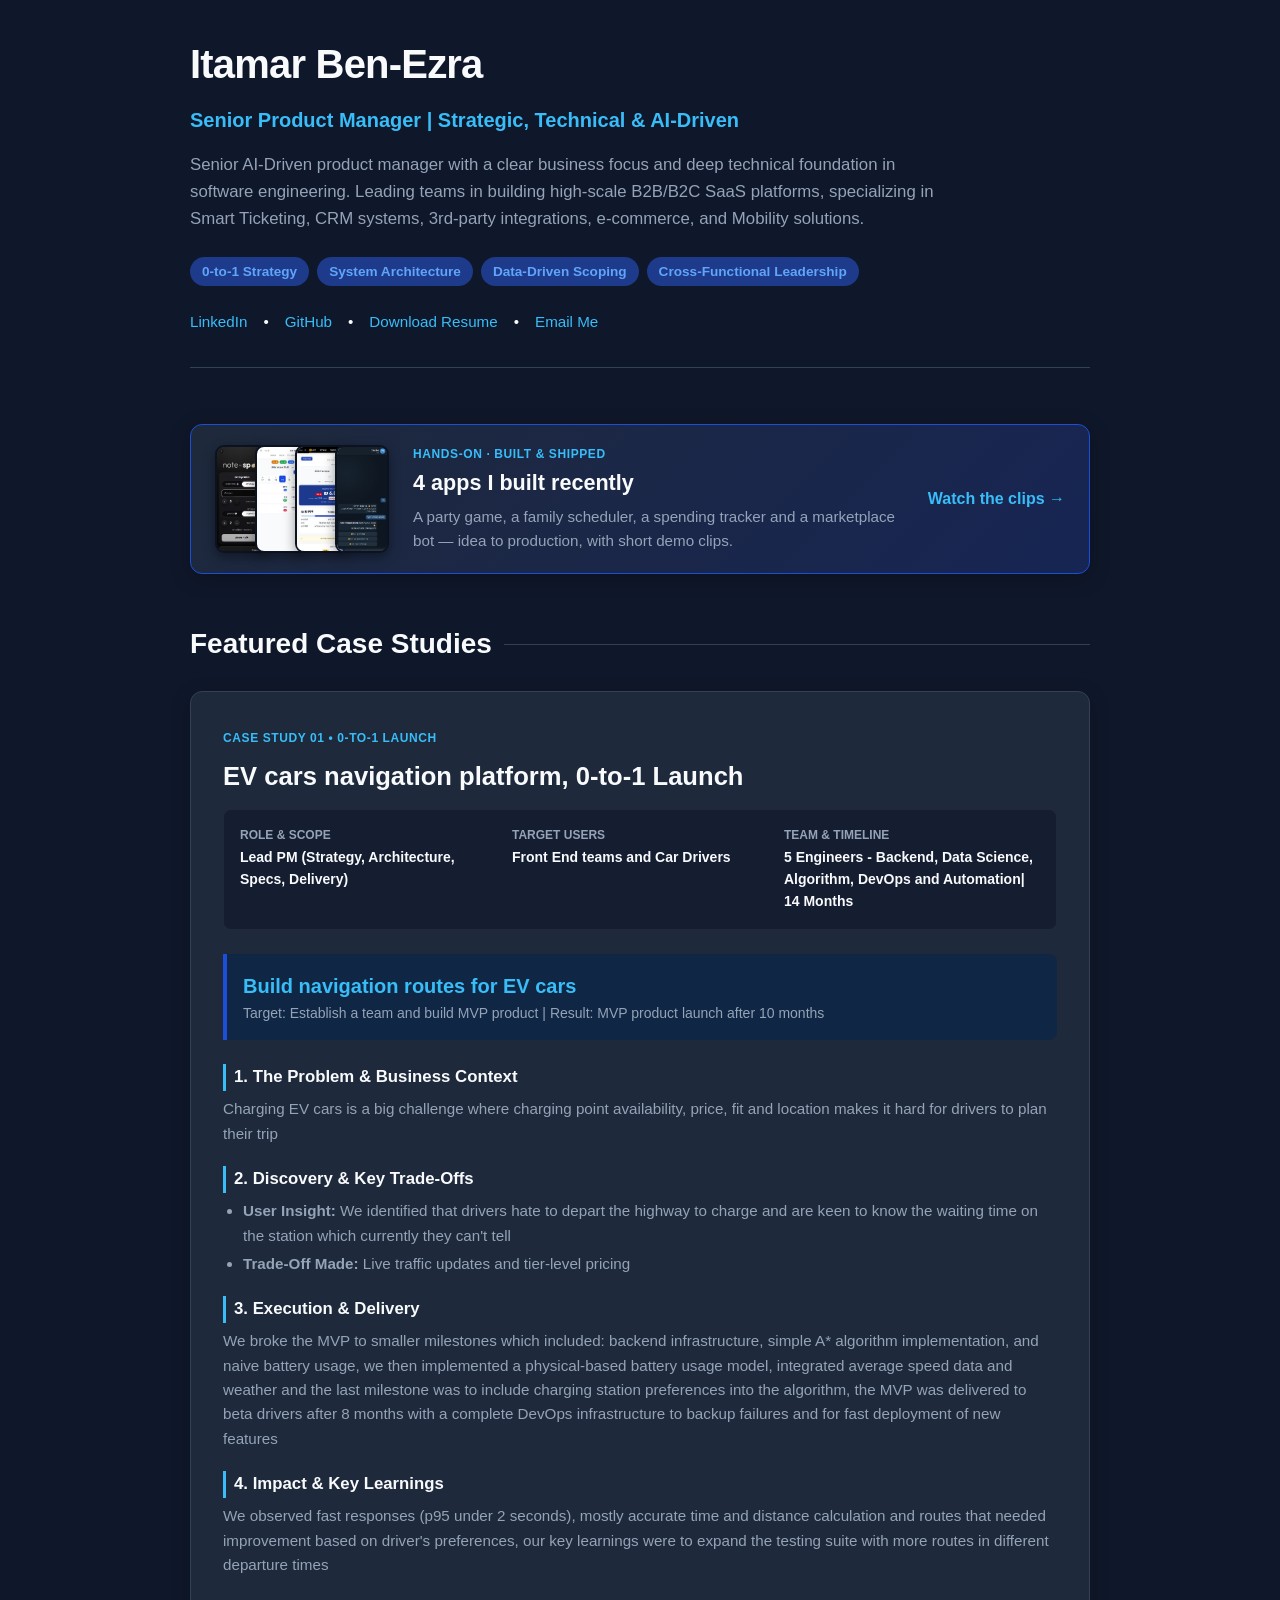
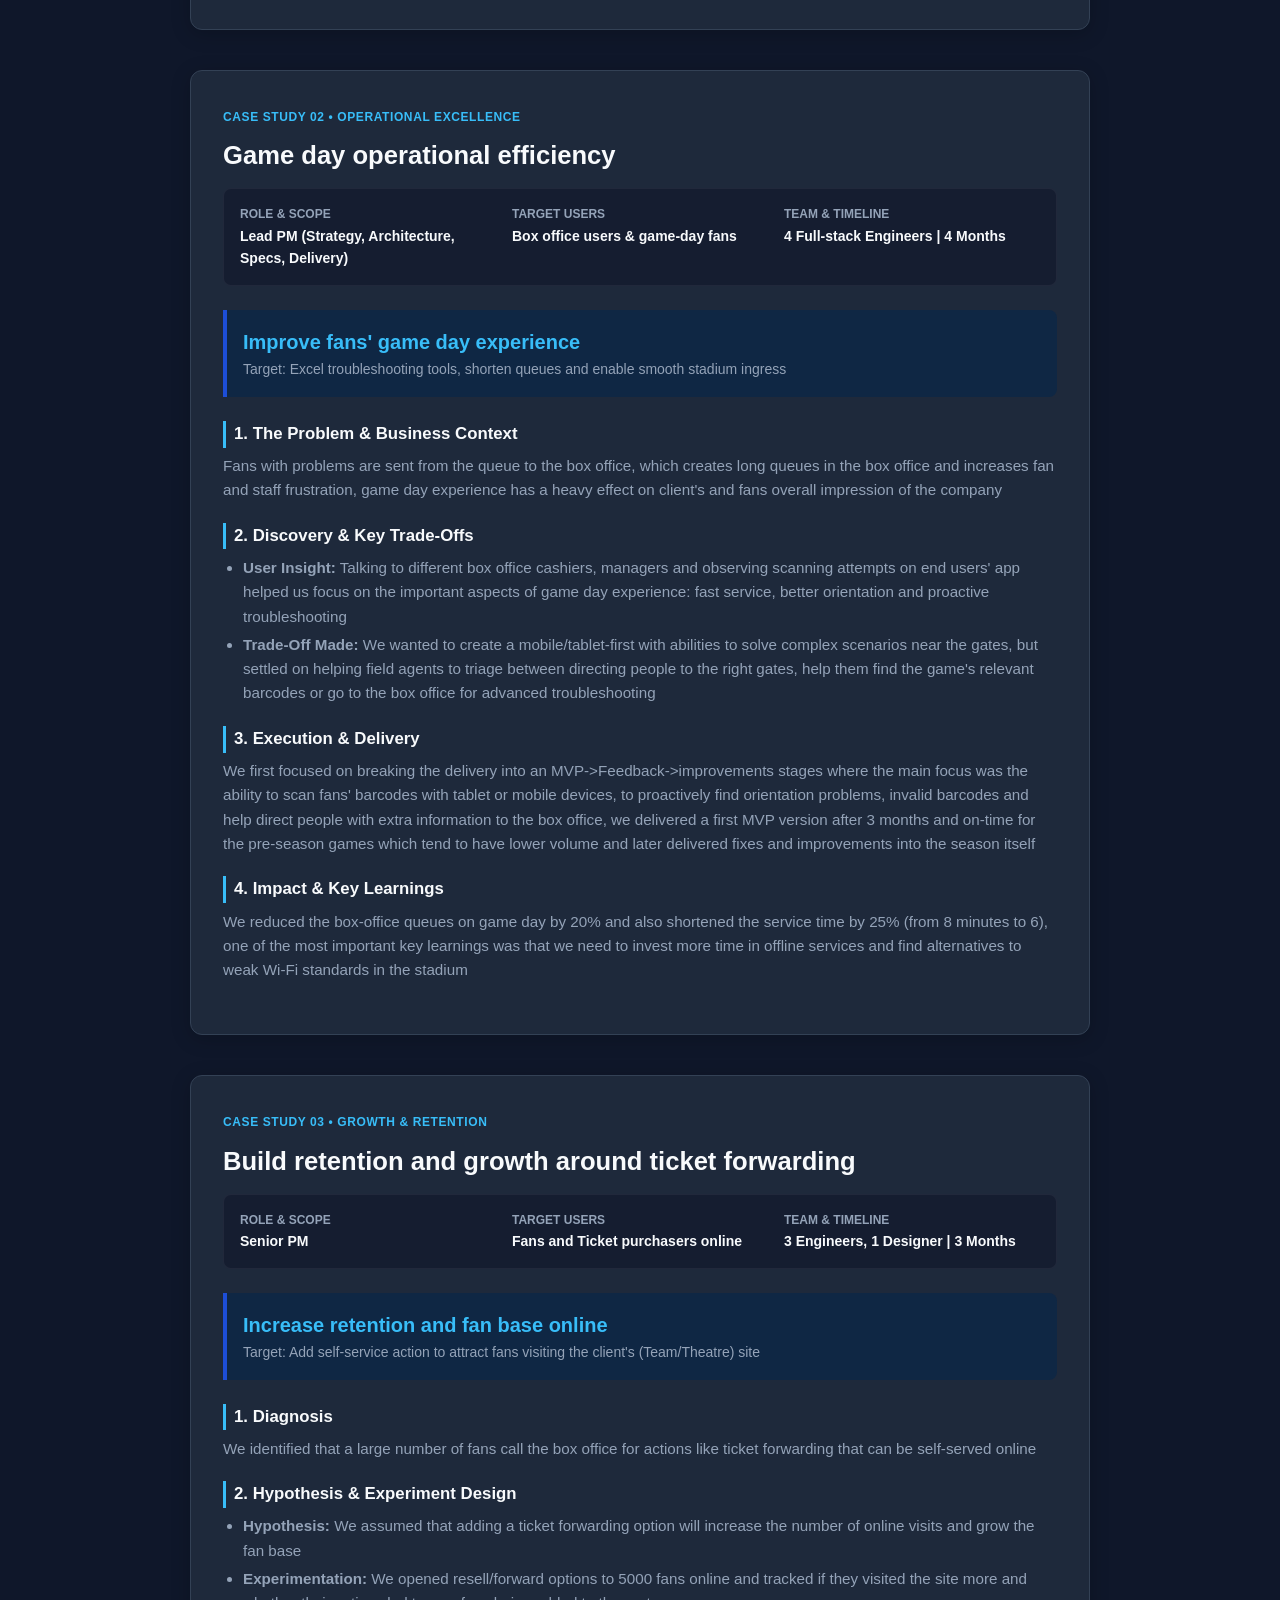
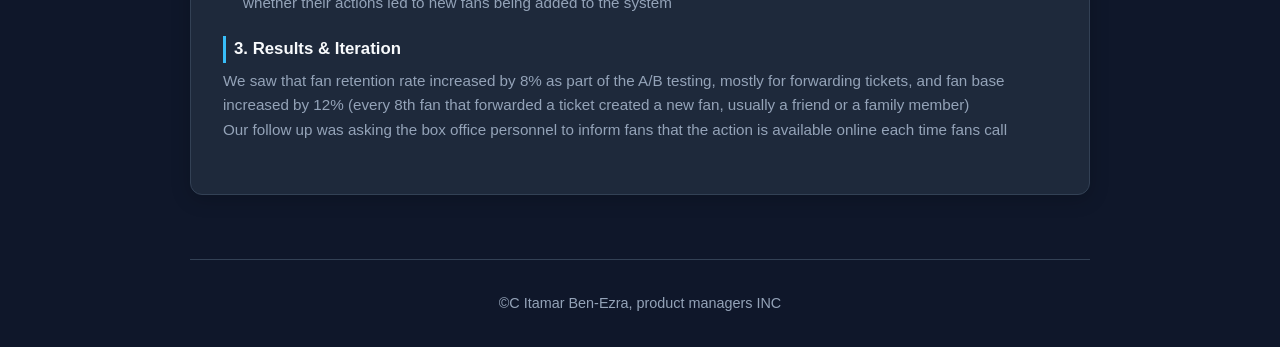
<file: index.html>
<!DOCTYPE html>
<html lang="en">
<head>
  <meta charset="UTF-8">
  <meta name="viewport" content="width=device-width, initial-scale=1.0">
  <title>Product Management Portfolio | Itamar Ben-Ezra</title>
  <link rel="stylesheet" href="styles.css">
</head>
<body>

  <div class="container">

    <!-- ==================== HERO / HEADER ==================== -->
    <header>
      <h1 class="header-title">Itamar Ben-Ezra</h1>
      <div class="header-subtitle">Senior Product Manager | Strategic, Technical & AI-Driven</div>
      <p class="header-bio">
Senior AI-Driven product manager with a clear business focus and deep technical foundation in software engineering.
Leading teams in building high-scale B2B/B2C SaaS platforms, specializing in Smart Ticketing, CRM systems, 3rd-party integrations, e-commerce, and Mobility solutions.     </p>
      
      <div class="pillars">
        <span class="pillar-tag">0-to-1 Strategy</span>
        <span class="pillar-tag">System Architecture</span>
        <span class="pillar-tag">Data-Driven Scoping</span>
        <span class="pillar-tag">Cross-Functional Leadership</span>
      </div>

      <div class="contact-links">
        
        <a href="https://www.linkedin.com/in/itamar-ben-ezra-1838984/" target="_blank">LinkedIn</a> •
        <a href="https://github.com/itamarbe88" target="_blank">GitHub</a> •
        <a href="https://drive.google.com/uc?export=download&id=1Nkk5URrjUpRZoXnrO7FzCT5__waZxDGU" target="_blank">Download Resume</a> •
        <a href="mailto:itamar.benezra@gmail.com">Email Me</a>
      </div>
    </header>


    <!-- ==================== TEASER → apps.html ==================== -->
    <a class="apps-teaser" href="apps.html">
      <div class="teaser-phones" aria-hidden="true">
        <img src="clips/note-spot.jpg" alt="">
        <img src="clips/luzyo.jpg" alt="">
        <img src="clips/credit-cards.jpg" alt="">
        <img src="clips/city-bot.jpg" alt="">
      </div>
      <div>
        <div class="teaser-kicker">Hands-on · Built & shipped</div>
        <div class="teaser-title">4 apps I built recently</div>
        <div class="teaser-text">A party game, a family scheduler, a spending tracker and a marketplace bot — idea to production, with short demo clips.</div>
      </div>
      <span class="teaser-cta">Watch the clips →</span>
    </a>

    <!-- ==================== CASE STUDIES ==================== -->
    <main>
      <h2 class="section-title">Featured Case Studies</h2>

      <!-- CASE STUDY 1: 0-to-1 Product Launch -->
      <article class="case-study-card">
        <span class="card-badge">Case Study 01 • 0-to-1 Launch</span>
        <h3 class="case-title">EV cars navigation platform, 0-to-1 Launch</h3>

        <div class="meta-grid">
          <div class="meta-item">
            <span class="meta-label">Role & Scope</span>
            <span class="meta-value">Lead PM (Strategy, Architecture, Specs, Delivery)</span>
          </div>
          <div class="meta-item">
            <span class="meta-label">Target Users</span>
            <span class="meta-value">Front End teams and Car Drivers</span>
          </div>
          <div class="meta-item">
            <span class="meta-label">Team & Timeline</span>
            <span class="meta-value">5 Engineers - Backend, Data Science, Algorithm, DevOps and Automation| 14 Months</span>
          </div>
        </div>

        <div class="hero-metric-box">
          <div class="metric-value">Build navigation routes for EV cars</div>
          <div class="metric-label">Target: Establish a team and build MVP product | Result: MVP product launch after 10 months</div>
        </div>

        <div class="case-section">
          <h4>1. The Problem & Business Context</h4>
          <p>Charging EV cars is a big challenge where charging point availability, price, fit and location makes it hard for drivers to plan their trip</p>
        </div>

        <div class="case-section">
          <h4>2. Discovery & Key Trade-Offs</h4>
          <ul>
            <li><strong>User Insight:</strong> We identified that drivers hate to depart the highway to charge and are keen to know the waiting time on the station which currently they can't tell  </li>
            <li><strong>Trade-Off Made:</strong> Live traffic updates and tier-level pricing</li>
          </ul>
        </div>

        <div class="case-section">
          <h4>3. Execution & Delivery</h4>
          <p>We broke the MVP to smaller milestones which included: backend infrastructure, simple A* algorithm implementation, and naive battery usage, we then implemented a physical-based battery usage model, integrated average speed data and weather and the last milestone was to include charging station preferences into the algorithm, the MVP was delivered to beta drivers after 8 months with a complete DevOps infrastructure to backup failures and for fast deployment of new features</p>
        </div>

        <div class="case-section">
          <h4>4. Impact & Key Learnings</h4>
          <p>We observed fast responses (p95 under 2 seconds), mostly accurate time and distance calculation and routes that needed improvement based on driver's preferences, our key learnings were to expand the testing suite with more routes in different departure times</p>
        </div>
      </article>


      <!-- CASE STUDY 2: Platform / Technical Architecture -->
      <article class="case-study-card">
        <span class="card-badge">Case Study 02 • Operational excellence</span>
        <h3 class="case-title">Game day operational efficiency</h3>

        <div class="meta-grid">
          <div class="meta-item">
            <span class="meta-label">Role & Scope</span>
            <span class="meta-value">Lead PM (Strategy, Architecture, Specs, Delivery)</span>
          </div>
          <div class="meta-item">
            <span class="meta-label">Target Users</span>
            <span class="meta-value">Box office users & game-day fans</span>
          </div>
          <div class="meta-item">
            <span class="meta-label">Team & Timeline</span>
            <span class="meta-value">4 Full-stack Engineers | 4 Months</span>
          </div>
        </div>

        <div class="hero-metric-box">
          <div class="metric-value">Improve fans' game day experience</div>
          <div class="metric-label">Target: Excel troubleshooting tools, shorten queues and enable smooth stadium ingress</div>
        </div>

        <div class="case-section">
          <h4>1. The Problem & Business Context</h4>
          <p>Fans with problems are sent from the queue to the box office, which creates long queues in the box office and increases fan and staff frustration, game day experience has a heavy effect on client's and fans overall impression of the company</p>
        </div>

        <div class="case-section">
          <h4>2. Discovery & Key Trade-Offs</h4>
          <ul>
            <li><strong>User Insight:</strong> Talking to different box office cashiers, managers and observing scanning attempts on end users' app helped us focus on the important aspects of game day experience: fast service, better orientation and proactive troubleshooting</li>
            <li><strong>Trade-Off Made:</strong> We wanted to create a mobile/tablet-first with abilities to solve complex scenarios near the gates, but settled on helping field agents to triage between directing people to the right gates, help them find the game's relevant barcodes or go to the box office for advanced troubleshooting</li>
          </ul>
        </div>

        <div class="case-section">
          <h4>3. Execution & Delivery</h4>
          <p>We first focused on breaking the delivery into an MVP->Feedback->improvements stages where the main focus was the ability to scan fans' barcodes with tablet or mobile devices, to proactively find orientation problems, invalid barcodes and help direct people with extra information to the box office, we delivered a first MVP version after 3 months and on-time for the pre-season games which tend to have lower volume and later delivered fixes and improvements into the season itself</p>
        </div>

        <div class="case-section">
          <h4>4. Impact & Key Learnings</h4>
          <p>We reduced the box-office queues on game day by 20% and also shortened the service time by 25% (from 8 minutes to 6), one of the most important key learnings was that we need to invest more time in offline services and find alternatives to weak Wi-Fi standards in the stadium</p>
        </div>
      </article>


      <!-- CASE STUDY 3: Growth & Optimization -->
      <article class="case-study-card">
        <span class="card-badge">Case Study 03 • Growth & Retention</span>
        <h3 class="case-title">Build retention and growth around ticket forwarding</h3>
        <div class="meta-grid">
          <div class="meta-item">
            <span class="meta-label">Role & Scope</span>
            <span class="meta-value">Senior PM</span>
          </div>
          <div class="meta-item">
            <span class="meta-label">Target Users</span>
            <span class="meta-value">Fans and Ticket purchasers online</span>
          </div>
          <div class="meta-item">
            <span class="meta-label">Team & Timeline</span>
            <span class="meta-value">3 Engineers, 1 Designer | 3 Months</span>
          </div>
        </div>

        <div class="hero-metric-box">
          <div class="metric-value">Increase retention and fan base online</div>
          <div class="metric-label">Target: Add self-service action to attract fans visiting the client's (Team/Theatre) site</div>
        </div>

        <div class="case-section">
          <h4>1. Diagnosis</h4>
          <p>We identified that a large number of fans call the box office for actions like ticket forwarding that can be self-served online</p>
        </div>

        <div class="case-section">
          <h4>2. Hypothesis & Experiment Design</h4>
          <ul>
            <li><strong>Hypothesis:</strong> We assumed that adding a ticket forwarding option will increase the number of online visits and grow the fan base</li>
            <li><strong>Experimentation:</strong> We opened resell/forward options to 5000 fans online and tracked if they visited the site more and whether their actions led to new fans being added to the system</li>
          </ul>
        </div>

        <div class="case-section">
          <h4>3. Results & Iteration</h4>
          <p>We saw that fan retention rate increased by 8% as part of the A/B testing, mostly for forwarding tickets, and fan base increased by 12% (every 8th fan that forwarded a ticket created a new fan, usually a friend or a family member)  </p>
          <p>Our follow up was asking the box office personnel to inform fans that the action is available online each time fans call  </p>
      </article>
    </main>

    <!-- ==================== FOOTER / ABOUT ==================== -->
    <footer>
      <p>©C Itamar Ben-Ezra, product managers INC </p>
    </footer>

  </div>

</body>
</html>
</file>
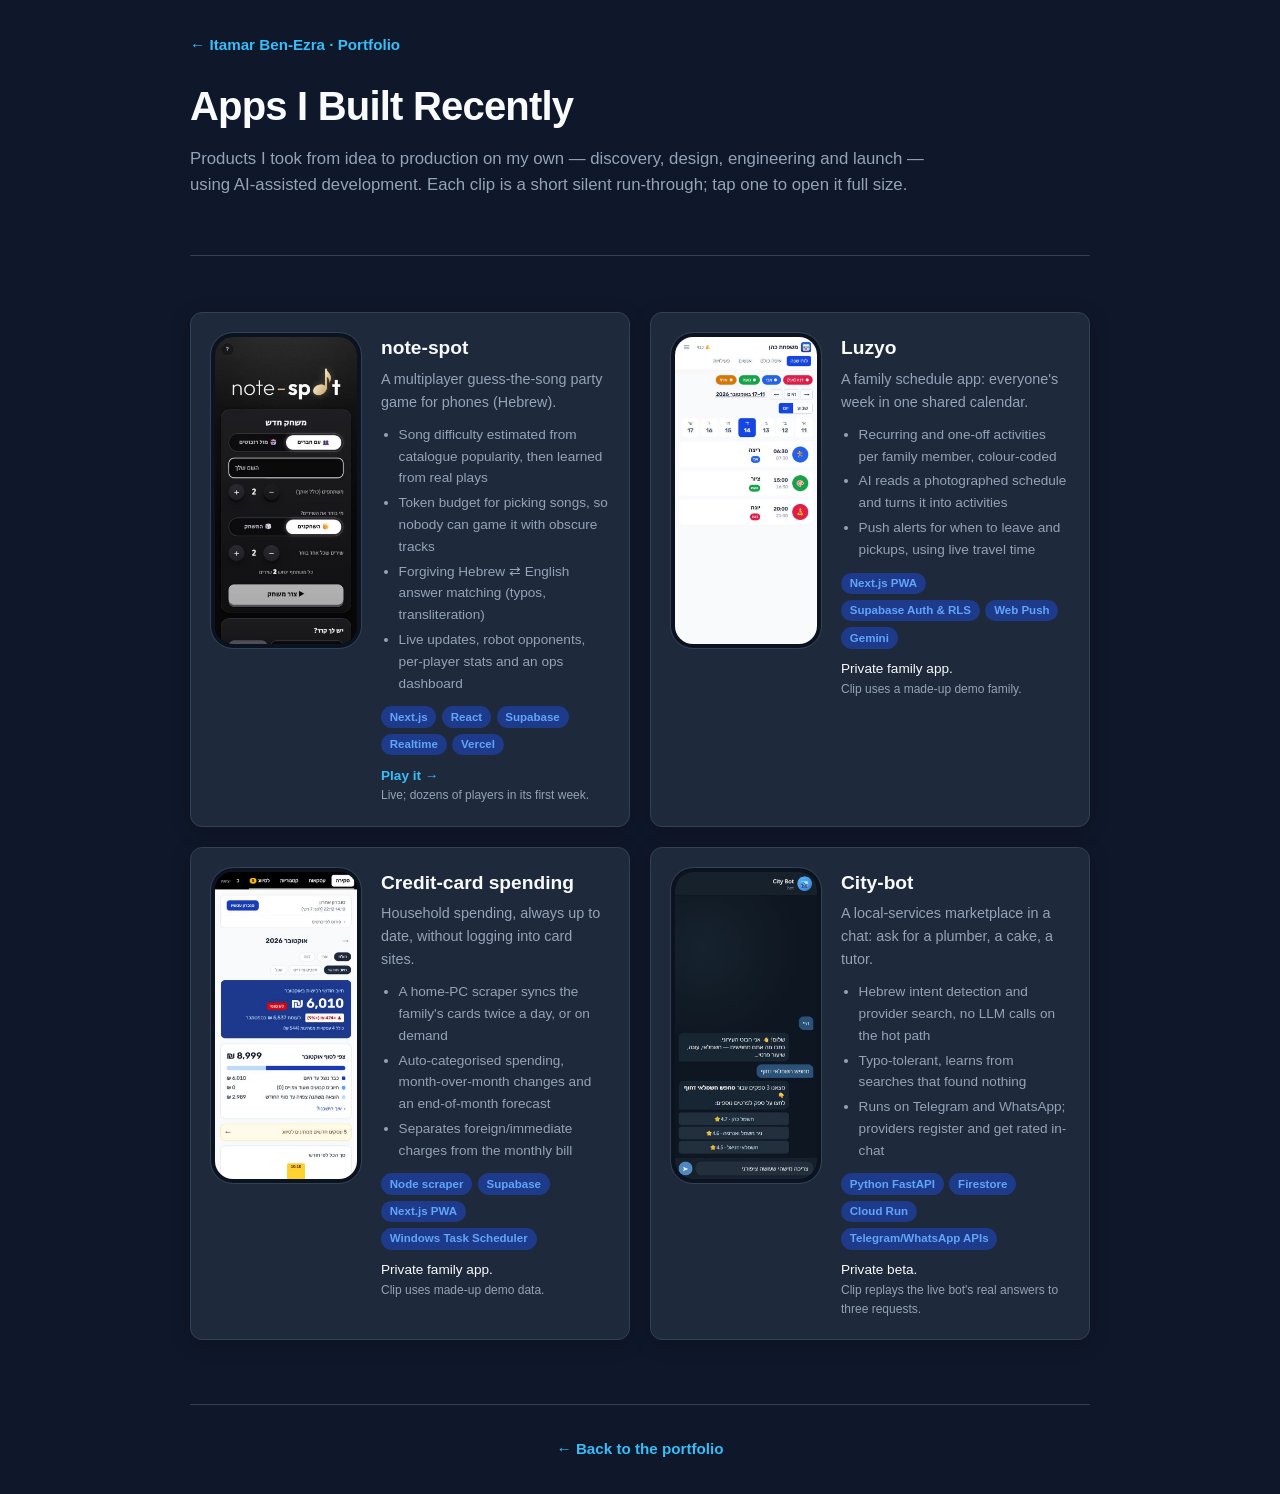
<file: apps.html>
<!DOCTYPE html>
<html lang="en">
<head>
  <meta charset="UTF-8">
  <meta name="viewport" content="width=device-width, initial-scale=1.0">
  <title>Apps I Built | Itamar Ben-Ezra</title>
  <link rel="stylesheet" href="styles.css">
</head>
<body>

  <div class="container">

    <header>
      <a class="back-link" href="index.html">← Itamar Ben-Ezra · Portfolio</a>
      <h1 class="header-title" style="margin-top: 1rem;">Apps I Built Recently</h1>
      <p class="header-bio">Products I took from idea to production on my own — discovery, design, engineering and launch — using AI-assisted development. Each clip is a short silent run-through; tap one to open it full size.</p>
    </header>

    <main>
    <!-- ==================== APPS I BUILT ==================== -->
    <section>
      <div class="apps-grid">
        <article class="app-card">
          <a class="app-phone" href="clips/note-spot.mp4" target="_blank" rel="noopener" title="Open the clip full size">
            <video src="clips/note-spot.mp4" poster="clips/note-spot.jpg" autoplay muted loop playsinline preload="metadata" aria-label="note-spot demo clip"></video>
          </a>
          <div class="app-body">
            <h3>note-spot</h3>
            <p class="app-pitch">A multiplayer guess-the-song party game for phones (Hebrew).</p>
            <ul>
              <li>Song difficulty estimated from catalogue popularity, then learned from real plays</li>
              <li>Token budget for picking songs, so nobody can game it with obscure tracks</li>
              <li>Forgiving Hebrew ⇄ English answer matching (typos, transliteration)</li>
              <li>Live updates, robot opponents, per-player stats and an ops dashboard</li>
            </ul>
            <div class="stack"><span>Next.js</span><span>React</span><span>Supabase</span><span>Realtime</span><span>Vercel</span></div>
            <p class="app-links"><a href="https://songuess-game.vercel.app" target="_blank" rel="noopener">Play it →</a></p>
            <p class="app-note">Live; dozens of players in its first week.</p>
          </div>
        </article>
        <article class="app-card">
          <a class="app-phone" href="clips/luzyo.mp4" target="_blank" rel="noopener" title="Open the clip full size">
            <video src="clips/luzyo.mp4" poster="clips/luzyo.jpg" autoplay muted loop playsinline preload="metadata" aria-label="Luzyo demo clip"></video>
          </a>
          <div class="app-body">
            <h3>Luzyo</h3>
            <p class="app-pitch">A family schedule app: everyone's week in one shared calendar.</p>
            <ul>
              <li>Recurring and one-off activities per family member, colour-coded</li>
              <li>AI reads a photographed schedule and turns it into activities</li>
              <li>Push alerts for when to leave and pickups, using live travel time</li>
            </ul>
            <div class="stack"><span>Next.js PWA</span><span>Supabase Auth & RLS</span><span>Web Push</span><span>Gemini</span></div>
            <p class="app-links">Private family app.</p>
            <p class="app-note">Clip uses a made-up demo family.</p>
          </div>
        </article>
        <article class="app-card">
          <a class="app-phone" href="clips/credit-cards.mp4" target="_blank" rel="noopener" title="Open the clip full size">
            <video src="clips/credit-cards.mp4" poster="clips/credit-cards.jpg" autoplay muted loop playsinline preload="metadata" aria-label="Credit-card spending demo clip"></video>
          </a>
          <div class="app-body">
            <h3>Credit-card spending</h3>
            <p class="app-pitch">Household spending, always up to date, without logging into card sites.</p>
            <ul>
              <li>A home-PC scraper syncs the family's cards twice a day, or on demand</li>
              <li>Auto-categorised spending, month-over-month changes and an end-of-month forecast</li>
              <li>Separates foreign/immediate charges from the monthly bill</li>
            </ul>
            <div class="stack"><span>Node scraper</span><span>Supabase</span><span>Next.js PWA</span><span>Windows Task Scheduler</span></div>
            <p class="app-links">Private family app.</p>
            <p class="app-note">Clip uses made-up demo data.</p>
          </div>
        </article>
        <article class="app-card">
          <a class="app-phone" href="clips/city-bot.mp4" target="_blank" rel="noopener" title="Open the clip full size">
            <video src="clips/city-bot.mp4" poster="clips/city-bot.jpg" autoplay muted loop playsinline preload="metadata" aria-label="City-bot demo clip"></video>
          </a>
          <div class="app-body">
            <h3>City-bot</h3>
            <p class="app-pitch">A local-services marketplace in a chat: ask for a plumber, a cake, a tutor.</p>
            <ul>
              <li>Hebrew intent detection and provider search, no LLM calls on the hot path</li>
              <li>Typo-tolerant, learns from searches that found nothing</li>
              <li>Runs on Telegram and WhatsApp; providers register and get rated in-chat</li>
            </ul>
            <div class="stack"><span>Python FastAPI</span><span>Firestore</span><span>Cloud Run</span><span>Telegram/WhatsApp APIs</span></div>
            <p class="app-links">Private beta.</p>
            <p class="app-note">Clip replays the live bot's real answers to three requests.</p>
          </div>
        </article>
      </div>
    </section>
    </main>

    <footer>
      <p><a class="back-link" href="index.html">← Back to the portfolio</a></p>
    </footer>

  </div>

</body>
</html>
</file>
<file: styles.css>
/* CSS Variables & Theme Setup */
:root {
  --bg-color: #0f172a;
  --card-bg: #1e293b;
  --card-border: #334155;
  --text-main: #f8fafc;
  --text-muted: #94a3b8;
  --accent-primary: #38bdf8;
  --accent-hover: #0284c7;
  --tag-bg: #1e3a8a;
  --tag-text: #60a5fa;
  --metric-bg: #0f2744;
  --metric-border: #1d4ed8;
  --font-family: -apple-system, BlinkMacSystemFont, "Segoe UI", Roboto, Helvetica, Arial, sans-serif;
}

* {
  box-sizing: border-box;
  margin: 0;
  padding: 0;
}

body {
  background-color: var(--bg-color);
  color: var(--text-main);
  font-family: var(--font-family);
  line-height: 1.6;
  padding: 2rem 1rem;
}

.container {
  max-width: 900px;
  margin: 0 auto;
}

/* Header Section */
header {
  margin-bottom: 3.5rem;
  border-bottom: 1px solid var(--card-border);
  padding-bottom: 2rem;
}

.header-title {
  font-size: 2.5rem;
  font-weight: 800;
  margin-bottom: 0.5rem;
  letter-spacing: -0.02em;
}

.header-subtitle {
  font-size: 1.25rem;
  color: var(--accent-primary);
  margin-bottom: 1rem;
  font-weight: 600;
}

.header-bio {
  color: var(--text-muted);
  font-size: 1.05rem;
  margin-bottom: 1.5rem;
  max-width: 750px;
}

.pillars {
  display: flex;
  flex-wrap: wrap;
  gap: 0.5rem;
  margin-bottom: 1.5rem;
}

.pillar-tag {
  background: var(--tag-bg);
  color: var(--tag-text);
  padding: 0.25rem 0.75rem;
  border-radius: 9999px;
  font-size: 0.85rem;
  font-weight: 600;
}

.contact-links {
  display: flex;
  gap: 1rem;
  font-size: 0.95rem;
}

.contact-links a {
  color: var(--accent-primary);
  text-decoration: none;
  font-weight: 500;
}

.contact-links a:hover {
  text-decoration: underline;
}

/* Section Headers */
.section-title {
  font-size: 1.75rem;
  font-weight: 700;
  margin-bottom: 1.5rem;
  display: flex;
  align-items: center;
  gap: 0.75rem;
}

.section-title::after {
  content: "";
  flex: 1;
  height: 1px;
  background: var(--card-border);
}

/* Case Study Card Styling */
.case-study-card {
  background: var(--card-bg);
  border: 1px solid var(--card-border);
  border-radius: 12px;
  padding: 2rem;
  margin-bottom: 2.5rem;
  box-shadow: 0 4px 20px rgba(0, 0, 0, 0.2);
}

.card-badge {
  display: inline-block;
  font-size: 0.75rem;
  text-transform: uppercase;
  letter-spacing: 0.05em;
  font-weight: 700;
  color: var(--accent-primary);
  margin-bottom: 0.5rem;
}

.case-title {
  font-size: 1.6rem;
  margin-bottom: 0.75rem;
}

/* Metadata Grid */
.meta-grid {
  display: grid;
  grid-template-columns: repeat(auto-fit, minmax(180px, 1fr));
  gap: 1rem;
  background: rgba(15, 23, 42, 0.6);
  padding: 1rem;
  border-radius: 8px;
  margin-bottom: 1.5rem;
  border: 1px solid rgba(255, 255, 255, 0.05);
}

.meta-item {
  font-size: 0.875rem;
}

.meta-label {
  color: var(--text-muted);
  display: block;
  font-size: 0.75rem;
  text-transform: uppercase;
  font-weight: 600;
}

.meta-value {
  font-weight: 600;
  color: var(--text-main);
}

/* Hero Metric Box */
.hero-metric-box {
  background: var(--metric-bg);
  border-left: 4px solid var(--metric-border);
  padding: 1rem;
  border-radius: 0 8px 8px 0;
  margin-bottom: 1.5rem;
}

.metric-value {
  font-size: 1.25rem;
  font-weight: 700;
  color: var(--accent-primary);
}

.metric-label {
  font-size: 0.875rem;
  color: var(--text-muted);
}

/* Case Content Sections */
.case-section {
  margin-bottom: 1.25rem;
}

.case-section h4 {
  font-size: 1.05rem;
  color: var(--text-main);
  margin-bottom: 0.4rem;
  border-left: 3px solid var(--accent-primary);
  padding-left: 0.5rem;
}

.case-section p, .case-section ul {
  color: var(--text-muted);
  font-size: 0.95rem;
}

.case-section ul {
  list-style-type: disc;
  padding-left: 1.25rem;
}

.case-section li {
  margin-bottom: 0.25rem;
}

/* Footer / About */
footer {
  margin-top: 4rem;
  padding-top: 2rem;
  border-top: 1px solid var(--card-border);
  color: var(--text-muted);
  font-size: 0.9rem;
  text-align: center;
}

/* ==================== APPS (clips) ==================== */
.apps-intro {
  color: var(--text-muted);
  margin: -0.75rem 0 1.5rem;
  font-size: 0.95rem;
}

.apps-grid {
  display: grid;
  grid-template-columns: repeat(auto-fit, minmax(380px, 1fr));
  gap: 1.25rem;
  margin-bottom: 3.5rem;
}

.app-card {
  background: var(--card-bg);
  border: 1px solid var(--card-border);
  border-radius: 12px;
  padding: 1.25rem;
  display: flex;
  gap: 1.25rem;
  box-shadow: 0 4px 20px rgba(0, 0, 0, 0.2);
}

/* The clip in a phone-shaped frame. */
.app-phone {
  flex: 0 0 150px;
  border-radius: 22px;
  border: 4px solid #0b1220;
  outline: 1px solid var(--card-border);
  overflow: hidden;
  background: #000;
  align-self: flex-start;
}

.app-phone video {
  display: block;
  width: 100%;
  height: auto;
}

.app-body h3 {
  font-size: 1.2rem;
  margin-bottom: 0.25rem;
}

.app-body .app-pitch {
  color: var(--text-muted);
  font-size: 0.9rem;
  margin-bottom: 0.6rem;
}

.app-body ul {
  color: var(--text-muted);
  font-size: 0.85rem;
  padding-left: 1.1rem;
  margin-bottom: 0.75rem;
}

.app-body li {
  margin-bottom: 0.2rem;
}

.stack {
  display: flex;
  flex-wrap: wrap;
  gap: 0.35rem;
  margin-bottom: 0.6rem;
}

.stack span {
  background: var(--tag-bg);
  color: var(--tag-text);
  padding: 0.1rem 0.55rem;
  border-radius: 9999px;
  font-size: 0.72rem;
  font-weight: 600;
}

.app-links {
  font-size: 0.85rem;
}

.app-links a {
  color: var(--accent-primary);
  text-decoration: none;
  font-weight: 600;
}

.app-links a:hover {
  text-decoration: underline;
}

.app-note {
  color: var(--text-muted);
  font-size: 0.75rem;
}

@media (max-width: 600px) {
  .apps-grid {
    grid-template-columns: 1fr;
  }
  .app-card {
    flex-direction: column;
    align-items: center;
  }
  .app-phone {
    flex-basis: auto;
    width: 200px;
    align-self: center;
  }
}

@media (max-width: 600px) {
  body {
    padding: 1rem;
  }
  .case-study-card {
    padding: 1.25rem;
  }
  .meta-grid {
    grid-template-columns: 1fr;
  }
}

/* ==================== TEASER (main page → apps page) ==================== */
.apps-teaser {
  display: flex;
  align-items: center;
  gap: 1.5rem;
  background: linear-gradient(135deg, #1e293b 0%, #172554 100%);
  border: 1px solid var(--metric-border);
  border-radius: 12px;
  padding: 1.25rem 1.5rem;
  margin-bottom: 3rem;
  text-decoration: none;
  color: var(--text-main);
  box-shadow: 0 4px 20px rgba(0, 0, 0, 0.25);
  transition: transform 0.15s ease, border-color 0.15s ease;
}

.apps-teaser:hover {
  transform: translateY(-2px);
  border-color: var(--accent-primary);
}

.teaser-phones {
  display: flex;
  flex: 0 0 auto;
}

.teaser-phones img {
  width: 54px;
  height: 108px;
  object-fit: cover;
  object-position: top;
  border-radius: 9px;
  border: 2px solid #0b1220;
  box-shadow: 0 4px 12px rgba(0, 0, 0, 0.4);
  margin-left: -14px;
}

.teaser-phones img:first-child {
  margin-left: 0;
}

.teaser-kicker {
  font-size: 0.75rem;
  text-transform: uppercase;
  letter-spacing: 0.05em;
  font-weight: 700;
  color: var(--accent-primary);
}

.teaser-title {
  font-size: 1.35rem;
  font-weight: 700;
  margin: 0.15rem 0 0.25rem;
}

.teaser-text {
  color: var(--text-muted);
  font-size: 0.95rem;
}

.teaser-cta {
  margin-left: auto;
  font-weight: 700;
  color: var(--accent-primary);
  white-space: nowrap;
}

.back-link {
  color: var(--accent-primary);
  text-decoration: none;
  font-weight: 600;
  font-size: 0.95rem;
}

@media (max-width: 600px) {
  .apps-teaser {
    flex-direction: column;
    align-items: flex-start;
  }
  .teaser-cta {
    margin-left: 0;
  }
}
</file>
